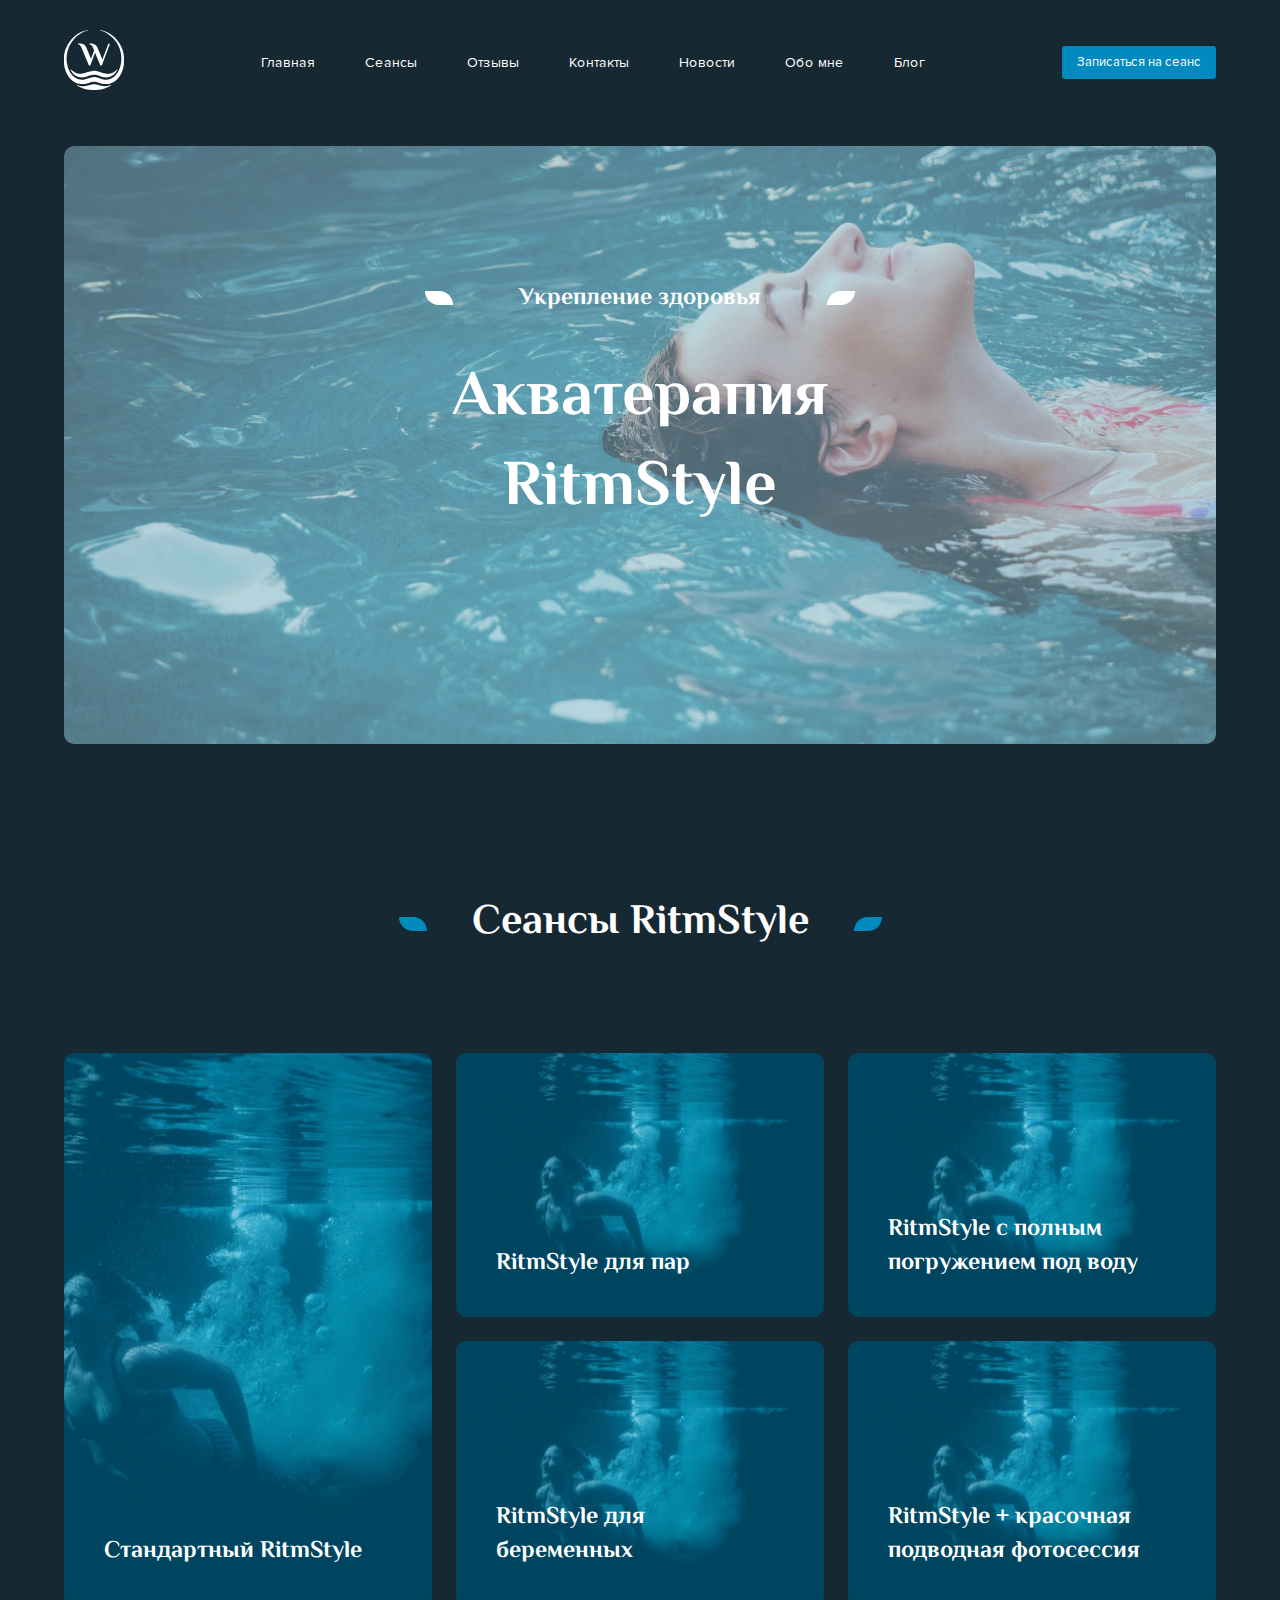
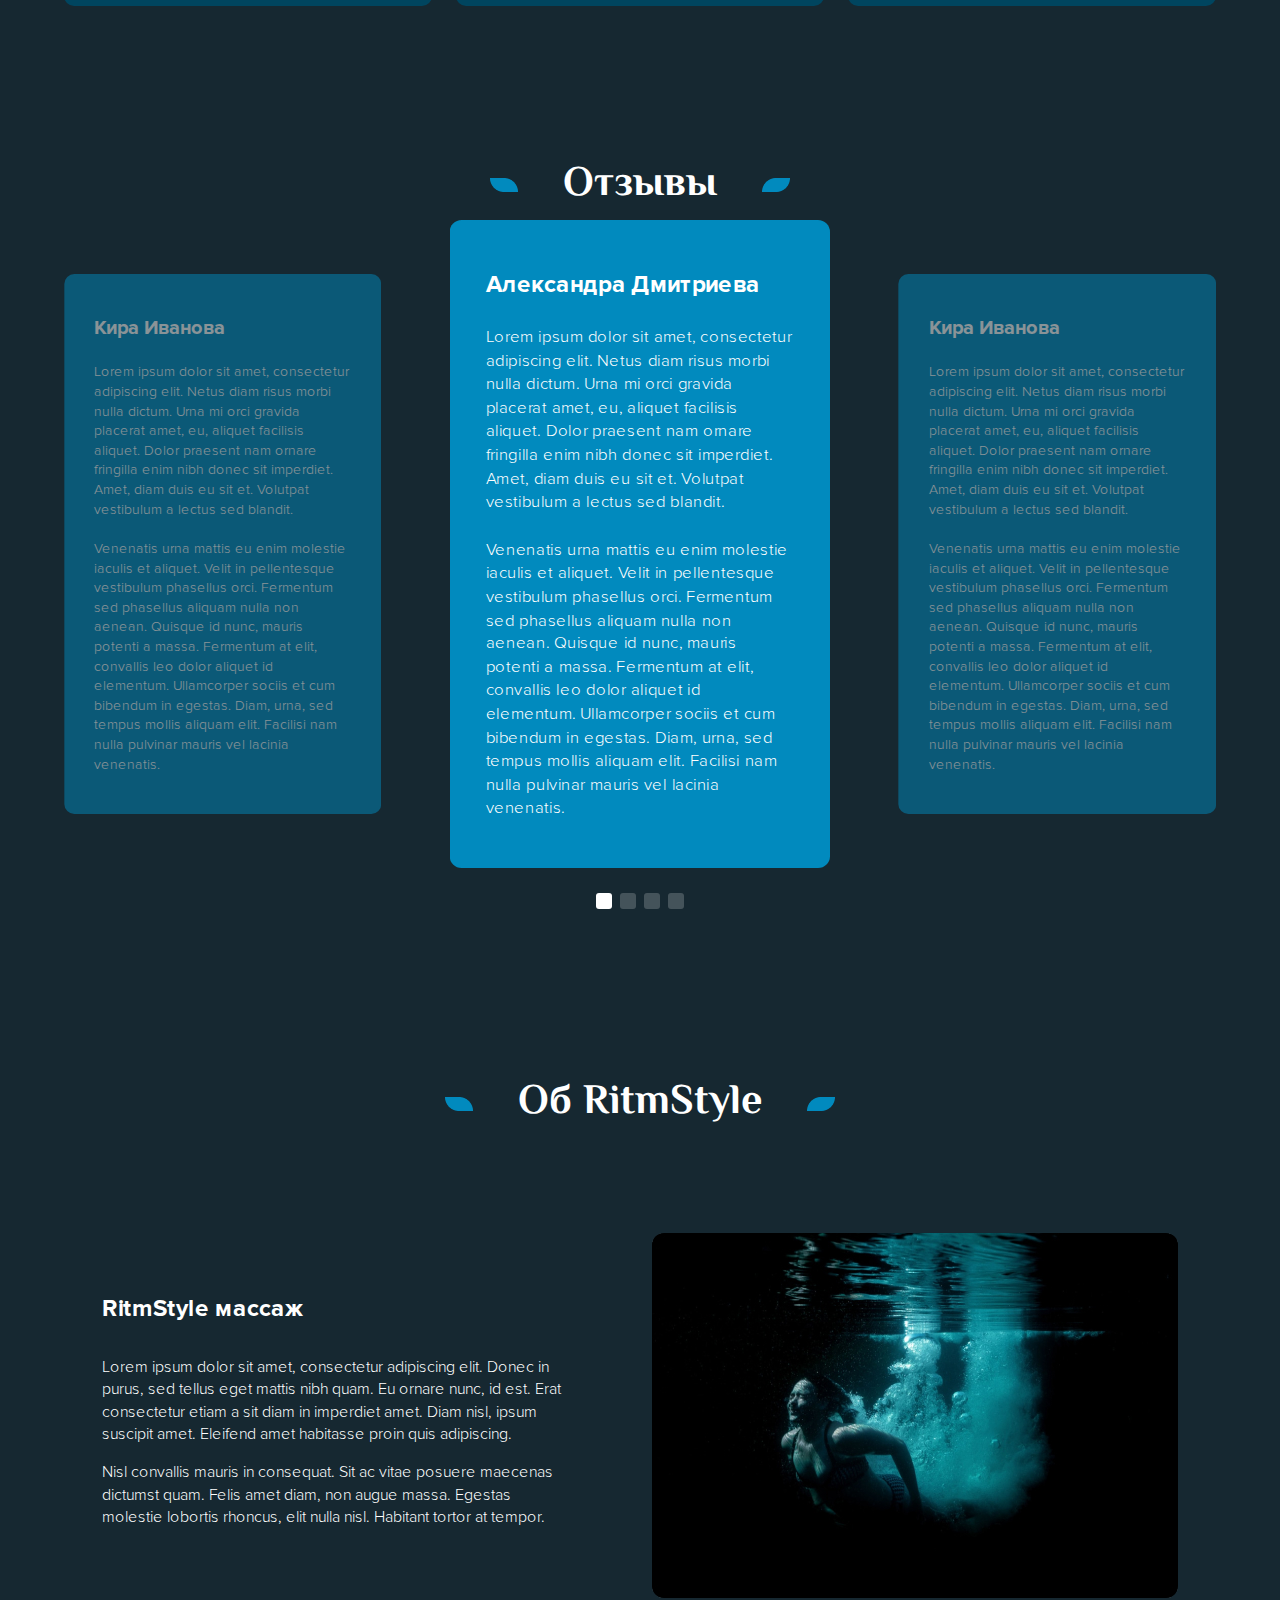
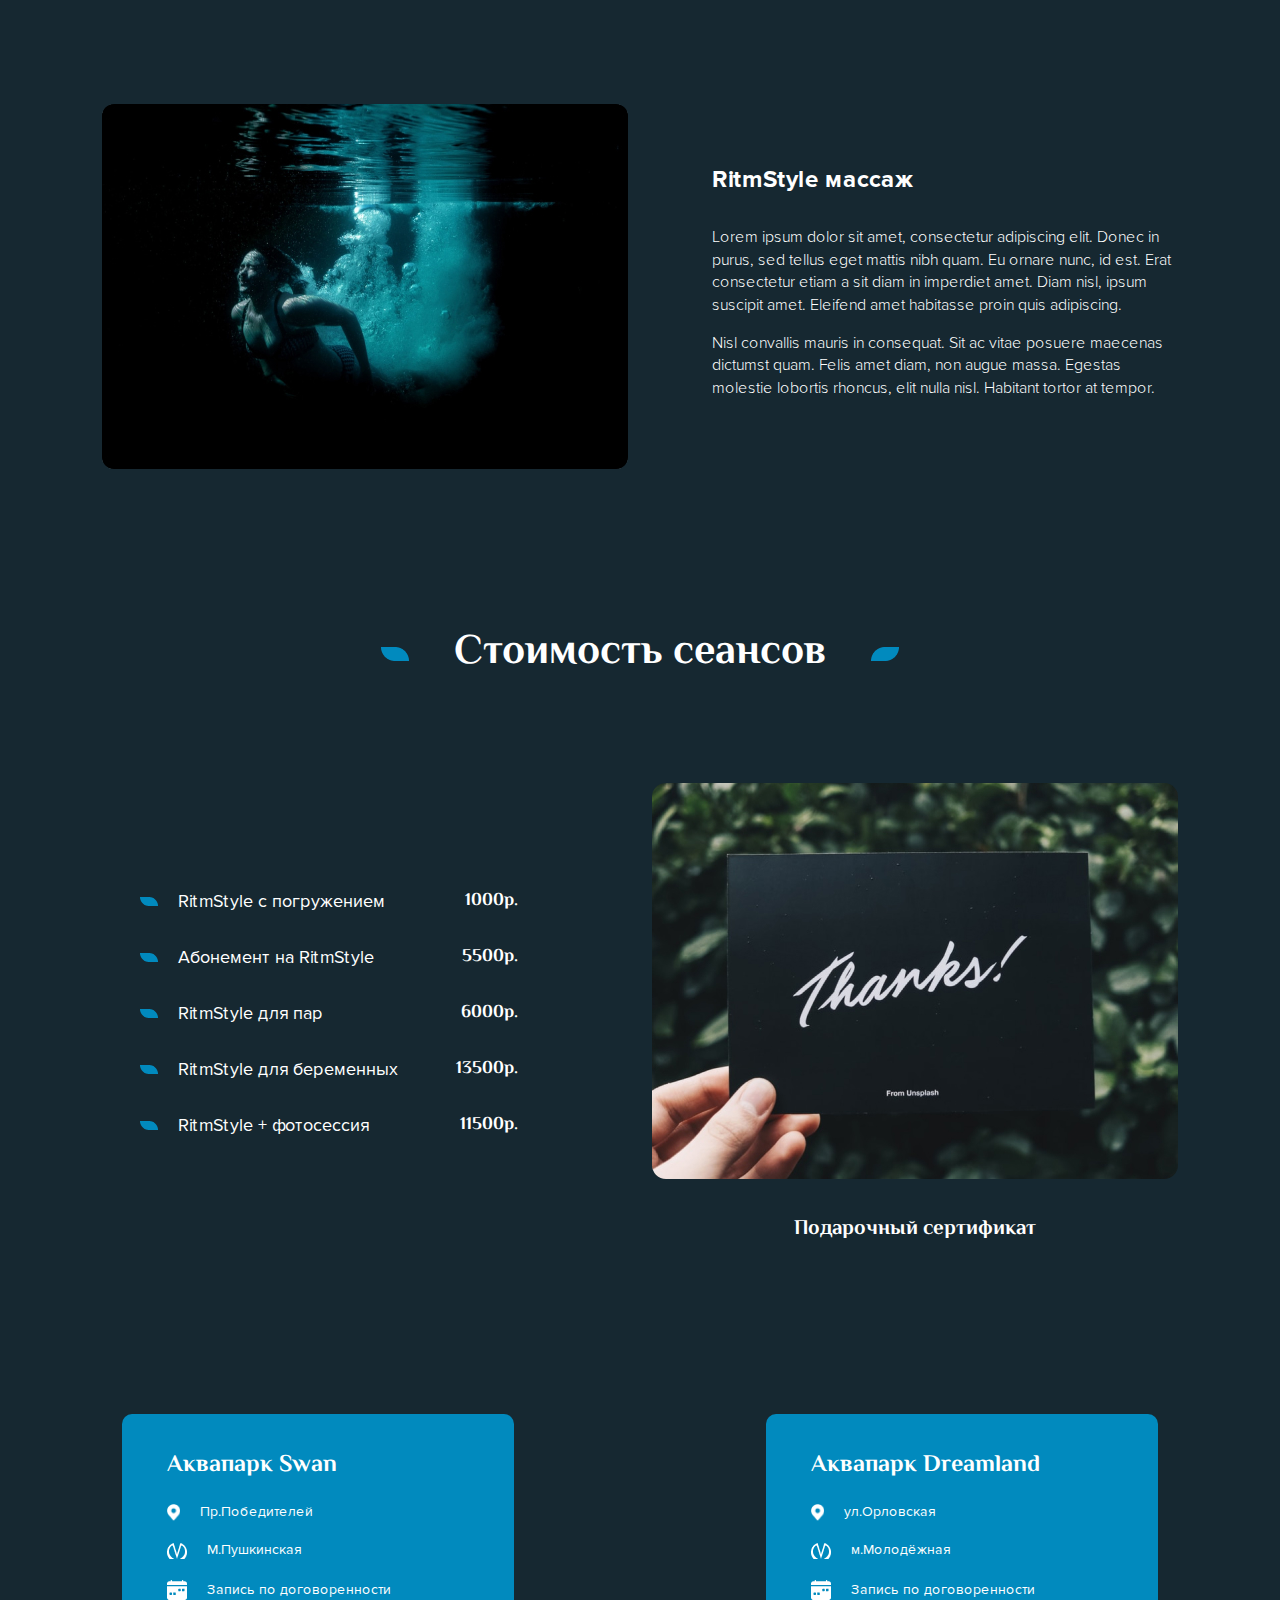
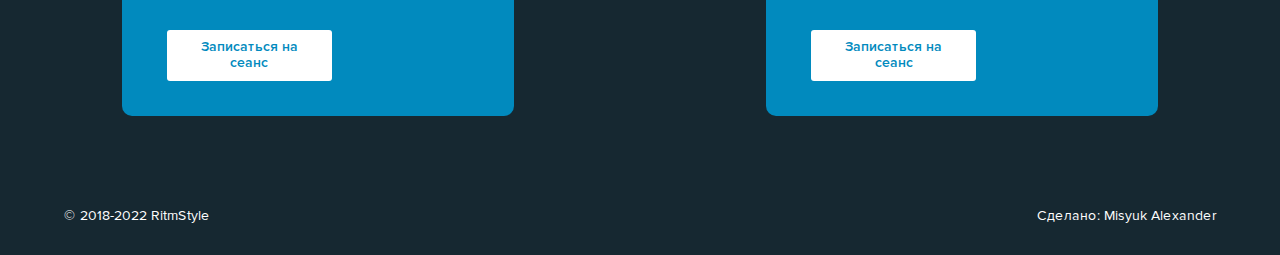
<file: index.html>
<!DOCTYPE html>
<html lang="ru">
<head>
    <meta charset="UTF-8">
    <meta http-equiv="X-UA-Compatible" content="IE=edge">
    <meta name="viewport" content="width=device-width, initial-scale=1.0">
    <title>Aquatherapy</title>
    <link rel="stylesheet" href="./css/normalize.css">
    <link rel="stylesheet" href="./libs/swiper/swiper-bundle.min.css">
    <link rel="stylesheet" href="./libs/swiper/swiper.min.css">
    <link rel="stylesheet" href="./css/style.css">
</head>
<body>
    <header class="header">
        <div class="container">
                <div class="header__top">
                    <a class="header__logo" href="/" >
                        <img class="header__photo" src="./images/header-photo.svg" alt="" >
                    </a>
                    <nav class="header__menu header-menu">
                        <ul class="header-menu__list">
                            <li class="header-menu__item">
                                <a href="/" class="header-menu__link">
                                    Главная
                            </a>
                            </li>
                            <li class="header-menu__item">
                                <a href="sessions.html" class="header-menu__link">
                                    Сеансы
                            </a>
                            </li>
                            <li class="header-menu__item">
                                <a href="#reviews" class="header-menu__link">
                                    Отзывы
                            </a>
                            </li>
                            <li class="header-menu__item">
                                <a href="#contacts" class="header-menu__link">
                                    Контакты
                            </a>
                            </li>
                            <li class="header-menu__item">
                                <a href="news.html" class="header-menu__link">
                                    Новости
                            </a>
                            </li>
                            <li class="header-menu__item">
                                <a href="#about" class="header-menu__link">
                                    Обо мне
                            </a>
                            </li>
                            <li class="header-menu__item">
                                <a href="blog.html" class="header-menu__link">
                                    Блог
                            </a>
                            </li>
                        </ul>
                    </nav>
                    <button class="header__btn open-popup">
                        <p class="header__btn-text">
                            Записаться на сеанс
                        </p>
                    </button>
                    <button class="menu-btn">
                        <span></span>
                    </button>
                </div>
                <div class="header__bottom">
                    <div class="header__description">
                        <p class="header__subtitle">Укрепление здоровья</p>
                    </div>
                    <h1 class="header__title">
                        Акватерапия RitmStyle
                    </h1>
                </div>
        </div>
    </header>
    <main class="main">
        <section class="services">
            <div class="container">
                        <h2 class="title">
                            <p class="title__text">
                                Сеансы RitmStyle
                            </p>
                        </h2>
                    <div class="services__bottom services-bottom">
                        <ul class="services-bottom__list">
                            <li class="services-bottom__item services-bottom__item--1">
                                <img src="./images/services-img-big.png" alt="" class="services-bottom__img">
                                <a class="services-bottom__link" href="./sessions.html">
                                    Стандартный RitmStyle
                                </a>
                            </li>
                            <li class="services-bottom__item services-bottom__item">
                                <img src="./images/services-img-small.png" alt="" class="services-bottom__img">
                                <a class="services-bottom__link" href="./sessions.html">
                                    RitmStyle для пар
                                </a>
                            </li>
                            <li class="services-bottom__item services-bottom__item">
                                <img src="./images/services-img-small.png" alt="" class="services-bottom__img">
                                <a class="services-bottom__link" href="./sessions.html">
                                    RitmStyle с полным погружением под воду
                                </a>
                            </li>
                            <li class="services-bottom__item services-bottom__item">
                                <img src="./images/services-img-small.png" alt="" class="services-bottom__img">
                                <a class="services-bottom__link" href="./sessions.html">
                                    RitmStyle для беременных
                                </a>
                            </li>
                            <li class="services-bottom__item services-bottom__item">
                                <img src="./images/services-img-small.png" alt="" class="services-bottom__img">
                                <a class="services-bottom__link" href="./sessions.html">
                                    RitmStyle + красочная подводная фотосессия
                                </a>
                            </li>
                        </ul>
                    </div> 
            </div>
        </section>
        <section class="reviews" id="reviews">
            <div class="container">
                        <h2 class="title">
                            <p class="title__text">
                                Отзывы
                            </p>
                        </h2>
            </div>
            <div class="reviews-container">
                <div class="swiper-container">
                    <div class="swiper-wrapper">
                        <div class="swiper-slide reviews-slide">
                            <div class="reviews-slide__inner">
                                <p class="reviews-slide__title">Александра Дмитриева</p>
                                <p class="reviews-slide__text">Lorem ipsum dolor sit amet, consectetur adipiscing elit. Netus diam risus morbi nulla dictum. Urna mi orci gravida placerat amet, eu, aliquet facilisis aliquet. Dolor praesent nam ornare fringilla enim nibh donec sit imperdiet. Amet, diam duis eu sit et. Volutpat vestibulum a lectus sed blandit. </p>
                                <p class="reviews-slide__text">Venenatis urna mattis eu enim molestie iaculis et aliquet. Velit in pellentesque vestibulum phasellus orci. Fermentum sed phasellus aliquam nulla non aenean. Quisque id nunc, mauris potenti a massa. Fermentum at elit, convallis leo dolor aliquet id elementum. Ullamcorper sociis et cum bibendum in egestas. Diam, urna, sed tempus mollis aliquam elit. Facilisi nam nulla pulvinar mauris vel lacinia venenatis.</p>
                            </div>
                        </div>
                        <div class="swiper-slide reviews-slide">
                            <div class="reviews-slide__inner">
                                <p class="reviews-slide__title">Кира Иванова</p>
                                <p class="reviews-slide__text">Lorem ipsum dolor sit amet, consectetur adipiscing elit. Netus diam risus morbi nulla dictum. Urna mi orci gravida placerat amet, eu, aliquet facilisis aliquet. Dolor praesent nam ornare fringilla enim nibh donec sit imperdiet. Amet, diam duis eu sit et. Volutpat vestibulum a lectus sed blandit. </p>
                                <p class="reviews-slide__text">Venenatis urna mattis eu enim molestie iaculis et aliquet. Velit in pellentesque vestibulum phasellus orci. Fermentum sed phasellus aliquam nulla non aenean. Quisque id nunc, mauris potenti a massa. Fermentum at elit, convallis leo dolor aliquet id elementum. Ullamcorper sociis et cum bibendum in egestas. Diam, urna, sed tempus mollis aliquam elit. Facilisi nam nulla pulvinar mauris vel lacinia venenatis.</p>
                            </div>
                        </div>
                        <div class="swiper-slide reviews-slide">
                            <div class="reviews-slide__inner">
                                <p class="reviews-slide__title">Яна Жернова</p>
                                <p class="reviews-slide__text">Lorem ipsum dolor sit amet, consectetur adipiscing elit. Netus diam risus morbi nulla dictum. Urna mi orci gravida placerat amet, eu, aliquet facilisis aliquet. Dolor praesent nam ornare fringilla enim nibh donec sit imperdiet. Amet, diam duis eu sit et. Volutpat vestibulum a lectus sed blandit. </p>
                                <p class="reviews-slide__text">Venenatis urna mattis eu enim molestie iaculis et aliquet. Velit in pellentesque vestibulum phasellus orci. Fermentum sed phasellus aliquam nulla non aenean. Quisque id nunc, mauris potenti a massa. Fermentum at elit, convallis leo dolor aliquet id elementum. Ullamcorper sociis et cum bibendum in egestas. Diam, urna, sed tempus mollis aliquam elit. Facilisi nam nulla pulvinar mauris vel lacinia venenatis.</p>
                            </div>
                        </div>
                        <div class="swiper-slide reviews-slide">
                            <div class="reviews-slide__inner">
                                <p class="reviews-slide__title">Кира Иванова</p>
                                <p class="reviews-slide__text">Lorem ipsum dolor sit amet, consectetur adipiscing elit. Netus diam risus morbi nulla dictum. Urna mi orci gravida placerat amet, eu, aliquet facilisis aliquet. Dolor praesent nam ornare fringilla enim nibh donec sit imperdiet. Amet, diam duis eu sit et. Volutpat vestibulum a lectus sed blandit. </p>
                                <p class="reviews-slide__text">Venenatis urna mattis eu enim molestie iaculis et aliquet. Velit in pellentesque vestibulum phasellus orci. Fermentum sed phasellus aliquam nulla non aenean. Quisque id nunc, mauris potenti a massa. Fermentum at elit, convallis leo dolor aliquet id elementum. Ullamcorper sociis et cum bibendum in egestas. Diam, urna, sed tempus mollis aliquam elit. Facilisi nam nulla pulvinar mauris vel lacinia venenatis.</p>
                            </div>
                        </div>
                    </div>
                    <div class="swiper-pagination"></div>
                </div>
            </div>
        </section>
        <section  class="about" id="about">
            <div class="container container--small">
                        <h2 class="title">
                            <p class="title__text">
                                Об RitmStyle
                            </p>
                        </h2>
                    <div class="about__bottom">
                        <div class="about__block">
                            <div class="about__info">
                                <h3 class="about__title">
                                    RitmStyle массаж 
                                </h3>
                                <p class="about__text">
                                    Lorem ipsum dolor sit amet, consectetur adipiscing elit. Donec in purus, sed tellus eget mattis nibh quam. Eu ornare nunc, id est. Erat consectetur etiam a sit diam in imperdiet amet. Diam nisl, ipsum suscipit amet. Eleifend amet habitasse proin quis adipiscing.
                                </p>
                                <p class="about__text">
                                    Nisl convallis mauris in consequat. Sit ac vitae posuere maecenas dictumst quam. Felis amet diam, non augue massa. Egestas molestie lobortis rhoncus, elit nulla nisl. Habitant tortor at tempor.
                                </p>
                            </div>
                            <div class="about__photo">
                                <img src="./images/about-img.jpg" alt="" class="about__img">
                            </div>
                        </div>
                        <div class="about__block">
                            <div class="about__info">
                                <h3 class="about__title">
                                    RitmStyle массаж 
                                </h3>
                                <p class="about__text">
                                    Lorem ipsum dolor sit amet, consectetur adipiscing elit. Donec in purus, sed tellus eget mattis nibh quam. Eu ornare nunc, id est. Erat consectetur etiam a sit diam in imperdiet amet. Diam nisl, ipsum suscipit amet. Eleifend amet habitasse proin quis adipiscing.
                                </p>
                                <p class="about__text">
                                    Nisl convallis mauris in consequat. Sit ac vitae posuere maecenas dictumst quam. Felis amet diam, non augue massa. Egestas molestie lobortis rhoncus, elit nulla nisl. Habitant tortor at tempor.
                                </p>
                            </div>
                            <div class="about__photo">
                                <img src="./images/about-img.jpg" alt="" class="about__img">
                            </div>
                        </div>
                    </div>
            </div>
        </section>
        <section class="price">
            <div class="container container--small">
                        <h2 class="title">
                            <p class="title__text">
                                Стоимость сеансов
                            </p>
                        </h2>
                    <div class="price__bottom">
                            <ul class="price__list">
                                <li class="price__item">
                                    <p class="price__text">
                                        RitmStyle с погружением
                                    </p>
                                    <span class="price__money">
                                        1000р.
                                    </span>
                                </li>
                                <li class="price__item">
                                    <p class="price__text">
                                        Абонемент на RitmStyle
                                    </p>
                                    <span class="price__money">
                                        5500р.
                                    </span>
                                </li>
                                <li class="price__item">
                                    <p class="price__text">
                                        RitmStyle для пар
                                    </p>
                                    <span class="price__money">
                                        6000р.
                                    </span>
                                </li>
                                <li class="price__item">
                                    <p class="price__text">
                                        RitmStyle для беременных
                                    </p>
                                    <span class="price__money">
                                        13500р.
                                    </span>
                                </li>
                                <li class="price__item">
                                    <p class="price__text">
                                        RitmStyle +  фотосессия
                                    </p>
                                    <span class="price__money">
                                        11500р.
                                    </span>
                                </li>
                            </ul>
                        <div class="price__photo">
                            <img src="./images/price-img.jpg" alt="" class="price__img">
                            <p class="price__desc">
                                Подарочный сертификат 
                            </p>
                        </div>
                    </div>
            </div>
        </section>
        <section class="contacts" id="contacts">
            <div class="container">
                <div class="contacts__inner">
                    <div class="contacts__map">
                        <script  type="text/javascript" charset="utf-8" async src="https://api-maps.yandex.ru/services/constructor/1.0/js/?um=constructor%3A386e9f61ecda73382770c827c3012d76c80333a57cb54241b3d00690064e3b94&amp;width=100%&amp;height=591&amp;lang=ru_RU&amp;scroll=true"></script>
                    </div>
                    <div class="contacts__form">
                        <div class="contacts__block">
                            <p class="contacts__title">
                                Аквапарк Swan
                            </p>
                            <p class="contacts__street">
                                Пр.Победителей
                            </p>
                            <p class="contacts__metro">
                                М.Пушкинская
                            </p>
                            <p class="contacts__record">
                                Запись по договоренности
                            </p>
                            <button class="contacts__btn open-popup">
                                Записаться на сеанс
                            </button>
                        </div>
                        <div class="contacts__block">
                            <p class="contacts__title">
                                Аквапарк Dreamland
                            </p>
                            <p class="contacts__street ">
                                ул.Орловская
                            </p>
                            <p class="contacts__metro">
                                м.Молодёжная
                            </p>
                            <p class="contacts__record">
                                Запись по договоренности
                            </p>
                            <button class="contacts__btn open-popup">
                                Записаться на сеанс
                            </button>
                        </div>
                    </div>
                </div>
            </div>
        </section>
    </main>
    <div class="popup">
        <div class="popup__container">
            <div class="popup__body">
                <p class="popup__text">Оставить заказ</p>
                <form class="popup__form" action="">
                    <input class="popup__input" type="text" placeholder="Имя">
                    <input class="popup__input" type="text" placeholder="Телефон">
                    <button class="popup__btn">Оставить заказ</button>
                </form>
                <div class="popup__close">
                    &#10006
                </div>
            </div>
        </div>
    </div>
    <footer class="footer">
        <div class="container">
            <div class="footer__inner">
                <p class="footer__copyright">
                    © 2018-2022 RitmStyle
                </p>
                <a href="https://vk.com/misyuk99" target="_blank" class="footer__link">
                    Сделано: Misyuk Alexander
                </a>
            </div>
        </div>
    </footer>
    <script src="./libs/swiper/swiper-bundle.min.js"></script>
    <script src="./js/main.js"></script>
</body>
</html>
</file>
<file: css/style.css>
@font-face {
  font-family: 'ElMessiri';
  src: url("../fonts/EIMessiri/ElMessiri-Bold.woff") format("woff"), url("../fonts/EIMessiri/ElMessiri-Bold.woff2") format("woff2");
  font-weight: 700; }
@font-face {
  font-family: 'ProximaNova';
  src: url("../fonts/ProximaNova/ProximaNova-Light.woff") format("woff"), url("../fonts/ProximaNova/ProximaNova-Light.woff2") format("woff2");
  font-weight: 300; }
@font-face {
  font-family: 'ProximaNova';
  src: url("../fonts/ProximaNova/ProximaNova-Regular.woff") format("woff"), url("../fonts/ProximaNova/ProximaNova-Regular.woff2") format("woff2");
  font-weight: 400; }
@font-face {
  font-family: 'ProximaNova';
  src: url("../fonts/ProximaNova/ProximaNova-Semibold.woff") format("woff"), url("../fonts/ProximaNova/ProximaNova-Semibold.woff2") format("woff2");
  font-weight: 600; }
@font-face {
  font-family: 'ProximaNova';
  src: url("../fonts/ProximaNova/ProximaNova-Bold.woff") format("woff"), url("../fonts/ProximaNova/ProximaNova-Bold.woff2") format("woff2");
  font-weight: 700; }
.swiper-container {
  padding: 60px 0 110px; }
  @media (max-width: 1200px) {
    .swiper-container {
      padding: 60px 0; } }

.swiper-slide {
  -webkit-transition: 0.5s;
  transition: 0.5s;
  opacity: 0.5; }
  @media (max-width: 1200px) {
    .swiper-slide {
      opacity: 1; } }

.swiper-slide-active {
  -webkit-transform: scale(1.2) !important;
          transform: scale(1.2) !important;
  -webkit-transition: 0.5s;
  transition: 0.5s;
  opacity: 1; }
  @media (max-width: 1200px) {
    .swiper-slide-active {
      -webkit-transform: none !important;
              transform: none !important; } }

.swiper-pagination-bullet {
  width: 16px;
  height: 16px;
  background-color: #ffffff;
  margin: 0 20px;
  border-radius: 3px; }

.popup {
  width: 100%;
  height: 100%;
  position: fixed;
  left: 0;
  top: 0;
  background-color: transparent;
  z-index: 2;
  -webkit-transform: translateY(-44.5%) scale(0);
          transform: translateY(-44.5%) scale(0);
  -webkit-transition: 0.4s ease-in-out;
  transition: 0.4s ease-in-out; }
  .popup.active {
    -webkit-transform: translateY(0%) scale(100%);
            transform: translateY(0%) scale(100%);
    background-color: rgba(0, 0, 0, 0.8); }
  .popup__container {
    display: -webkit-box;
    display: -ms-flexbox;
    display: flex;
    width: 100%;
    height: 100%; }
  .popup__body {
    margin: auto;
    width: 500px;
    background-color: #ffffff;
    border-radius: 10px;
    text-align: center;
    padding: 100px 15px 110px 15px;
    position: relative; }
    @media (max-width: 800px) {
      .popup__body {
        width: 400px;
        padding: 50px 15px; } }
    @media (max-width: 500px) {
      .popup__body {
        width: 90%;
        padding: 50px 15px; } }
    @media (max-width: 400px) {
      .popup__body {
        padding: 30px 15px; } }
  .popup__text {
    font-size: 28px;
    color: #000;
    font-weight: 600;
    margin-bottom: 40px; }
  .popup__input {
    display: block;
    margin: 25px auto 0;
    width: 330px;
    padding: 17px 20px;
    background-color: #e5e5e5;
    border-radius: 10px;
    border: none;
    font-weight: 500;
    font-size: 18px;
    color: #000; }
    @media (max-width: 400px) {
      .popup__input {
        width: 90%;
        padding: 10px 18px; } }
    .popup__input:focus {
      outline: none; }
  .popup__btn {
    cursor: pointer;
    display: block;
    width: 330px;
    margin: 60px auto 0;
    padding: 20px 0;
    font-weight: 500;
    font-size: 16px;
    border: none;
    color: #ffffff;
    border-radius: 10px;
    background-color: #018abe; }
    @media (max-width: 400px) {
      .popup__btn {
        width: 90%;
        margin: 40px auto 0;
        padding: 15px 0; } }
  .popup__close {
    position: absolute;
    top: 15px;
    right: 15px;
    font-size: 21px;
    cursor: pointer;
    color: #000; }

* {
  -webkit-box-sizing: border-box;
          box-sizing: border-box; }

h1, h2, h3, p {
  margin: 0; }

a {
  text-decoration: none;
  color: inherit; }

ul {
  margin: 0;
  padding: 0; }

li {
  list-style: none; }

button {
  border: none;
  cursor: pointer; }

html {
  scroll-behavior: smooth; }

body {
  font-size: 14px;
  line-height: 1.4;
  color: #ffffff;
  background-color: #162831;
  font-family: 'ProximaNova', sans-serif; }

.container {
  max-width: 1296px;
  width: 90%;
  margin: 0 auto; }
  .container--small {
    max-width: 1076px; }

.frame {
  font-family: 'ProximaNova', sans-serif;
  line-height: 135%;
  font-size: 14px;
  background-color: #018abe;
  border-radius: 5px;
  padding: 6px 12px;
  text-align: center;
  font-weight: 700;
  width: 96px; }

.menu-btn {
  display: none;
  width: 40px;
  background-color: transparent;
  padding: 0;
  position: relative;
  height: 30px; }
  .menu-btn span {
    display: block;
    height: 2px;
    background-color: #ffffff;
    position: relative;
    left: 0; }
    .menu-btn span::before, .menu-btn span::after {
      content: '';
      width: 100%;
      height: 2px;
      background-color: #ffffff;
      position: absolute;
      left: 0;
      -webkit-transition: 0.3s;
      transition: 0.3s; }
    .menu-btn span::before {
      -webkit-transform: translateY(-12px);
              transform: translateY(-12px); }
    .menu-btn span::after {
      -webkit-transform: translateY(12px);
              transform: translateY(12px); }
  .menu-btn.active span {
    height: 0; }
  .menu-btn.active span::before {
    -webkit-transform: rotate(45deg);
            transform: rotate(45deg); }
  .menu-btn.active span::after {
    -webkit-transform: rotate(-45deg);
            transform: rotate(-45deg); }
  @media (max-width: 1000px) {
    .menu-btn {
      display: block;
      z-index: 2; } }

.header__top {
  padding: 30px 0 50px;
  display: -webkit-box;
  display: -ms-flexbox;
  display: flex;
  -webkit-box-pack: justify;
      -ms-flex-pack: justify;
          justify-content: space-between;
  -webkit-box-align: center;
      -ms-flex-align: center;
          align-items: center; }
  @media (max-width: 500px) {
    .header__top {
      padding: 30px 0; } }
  .header__top--line {
    padding: 30px 0;
    border-bottom: 1px solid rgba(255, 255, 255, 0.5); }
    @media (max-width: 800px) {
      .header__top--line {
        padding: 30px 0 15px; } }
.header__bottom {
  background-image: url("../images/header-bg.jpg");
  background-size: cover;
  background-repeat: no-repeat;
  background-position: center;
  text-align: center;
  border-radius: 10px;
  padding: 136px 0 210px; }
@media (max-width: 1000px) {
  .header__logo {
    z-index: 2; } }
.header__photo {
  max-width: 60px; }
.header__btn {
  padding: 9px 15px;
  background-color: #018abe;
  border-radius: 3px; }
  .header__btn:hover {
    background-color: #0074a1; }
  @media (max-width: 1000px) {
    .header__btn {
      z-index: 2;
      margin-right: 20px;
      margin-left: auto; } }
.header__btn-text {
  font-size: 13px;
  color: #ffffff; }
.header__subtitle {
  font-family: 'ElMessiri', sans-serif;
  font-size: 24px;
  margin-bottom: 40px;
  display: -webkit-box;
  display: -ms-flexbox;
  display: flex;
  -webkit-box-pack: center;
      -ms-flex-pack: center;
          justify-content: center;
  -webkit-box-align: center;
      -ms-flex-align: center;
          align-items: center;
  gap: 66px; }
  @media (max-width: 500px) {
    .header__subtitle {
      font-size: 22px;
      gap: 26px; } }
  .header__subtitle::before {
    content: '';
    display: block;
    background-image: url("../images/headerleft-petal.png");
    background-repeat: no-repeat;
    background-size: cover;
    width: 28px;
    height: 14px;
    left: 434px; }
    @media (max-width: 500px) {
      .header__subtitle::before {
        width: 26px;
        height: 13px; } }
    @media (max-width: 380px) {
      .header__subtitle::before {
        display: none; } }
  .header__subtitle::after {
    content: '';
    display: block;
    background-image: url("../images/header-right-petal.png");
    background-repeat: no-repeat;
    background-size: cover;
    width: 28px;
    height: 14px;
    right: 434px; }
    @media (max-width: 500px) {
      .header__subtitle::after {
        width: 26px;
        height: 13px; } }
    @media (max-width: 380px) {
      .header__subtitle::after {
        display: none; } }
.header__title {
  font-family: 'ElMessiri', sans-serif;
  font-size: 64px;
  max-width: 587px;
  margin: 0 auto; }
  @media (max-width: 500px) {
    .header__title {
      font-size: 41px; } }

.header-menu__list {
  display: -webkit-box;
  display: -ms-flexbox;
  display: flex;
  gap: 50px; }
  @media (max-width: 1000px) {
    .header-menu__list {
      -webkit-transform: translateY(-150%);
              transform: translateY(-150%);
      -webkit-transition: all 0.5s;
      transition: all 0.5s;
      display: block;
      position: absolute;
      top: 0;
      right: 0;
      left: 0;
      background-color: #000;
      width: 100%;
      padding-top: 100px;
      padding-bottom: 30px;
      text-align: center; } }
  @media (max-width: 1000px) {
    .header-menu__list.active {
      -webkit-transform: translateY(0);
              transform: translateY(0);
      z-index: 1; } }
@media (max-width: 1000px) {
  .header-menu__item {
    padding: 12px 0;
    font-size: 16px; } }
.header-menu__link {
  line-height: 135%; }
  .header-menu__link:hover {
    color: #d6d6d6; }

.services {
  padding: 150px 0; }
  @media (max-width: 1000px) {
    .services {
      padding: 100px 0; } }
  @media (max-width: 700px) {
    .services {
      padding: 50px 0; } }
  .services__bottom {
    margin-top: 100px; }
    @media (max-width: 1024px) {
      .services__bottom {
        margin-top: 50px; } }
    @media (max-width: 630px) {
      .services__bottom {
        margin-top: 30px; } }
    .services__bottom--news {
      margin-top: 60px; }
      @media (max-width: 600px) {
        .services__bottom--news {
          margin-top: 30px; } }

.services-bottom__list {
  display: grid;
  grid-template-columns: 1fr 1fr 1fr;
  grid-template-rows: 1fr;
  grid-gap: 24px; }
  @media (max-width: 1000px) {
    .services-bottom__list {
      grid-template-columns: 1fr 1fr; } }
  @media (max-width: 430px) {
    .services-bottom__list {
      grid-template-columns: 1fr; } }
.services-bottom__item {
  position: relative;
  width: 100%;
  height: 100%; }
  .services-bottom__item--1 {
    grid-row-start: 1;
    grid-row-end: 3; }
.services-bottom__img {
  position: absolute;
  -o-object-fit: cover;
     object-fit: cover;
  width: 100%;
  height: 100%;
  top: 0;
  left: 0;
  border-radius: 10px; }
.services-bottom__link {
  display: -webkit-box;
  display: -ms-flexbox;
  display: flex;
  -webkit-box-align: end;
      -ms-flex-align: end;
          align-items: flex-end;
  padding: 160px 40px 30px;
  width: 100%;
  height: 100%;
  position: relative;
  font-family: 'ElMessiri', sans-serif;
  font-size: 24px;
  border-bottom: 7px solid transparent;
  border-radius: 10px;
  -webkit-transition: 0.3s;
  transition: 0.3s; }
  @media (max-width: 1268px) {
    .services-bottom__link {
      padding: 100px 40px 30px; } }
  @media (max-width: 1001px) {
    .services-bottom__link {
      font-size: 16px;
      padding: 36px 40px 30px; } }
  .services-bottom__link--date {
    padding: 30px 40px;
    -webkit-box-orient: vertical;
    -webkit-box-direction: normal;
        -ms-flex-direction: column;
            flex-direction: column;
    gap: 144px;
    -webkit-box-align: start;
        -ms-flex-align: start;
            align-items: flex-start; }
    @media (max-width: 585px) {
      .services-bottom__link--date {
        gap: 65px; } }
  .services-bottom__link:hover {
    border-bottom: 7px solid #018abe; }

.title {
  font-family: 'ElMessiri', sans-serif;
  text-align: center; }
  .title__text {
    font-size: 42px;
    display: -webkit-box;
    display: -ms-flexbox;
    display: flex;
    -webkit-box-pack: center;
        -ms-flex-pack: center;
            justify-content: center;
    -webkit-box-align: center;
        -ms-flex-align: center;
            align-items: center;
    gap: 45px; }
    @media (max-width: 575px) {
      .title__text {
        gap: 17px;
        font-size: 36px; } }
    .title__text::before {
      content: '';
      display: block;
      width: 28px;
      height: 14px;
      background-image: url("../images/title-left-petal.png");
      background-repeat: no-repeat;
      background-size: cover; }
      @media (max-width: 454px) {
        .title__text::before {
          display: none; } }
    .title__text::after {
      content: '';
      display: block;
      width: 28px;
      height: 14px;
      background-image: url("../images/title-right-petal.png");
      background-repeat: no-repeat;
      background-size: cover; }
      @media (max-width: 454px) {
        .title__text::after {
          display: none; } }

.reviews {
  padding-bottom: 150px; }
  @media (max-width: 1000px) {
    .reviews {
      padding-bottom: 100px; } }
  @media (max-width: 700px) {
    .reviews {
      padding-bottom: 50px; } }

.reviews-slide {
  padding: 40px 30px;
  background-color: #018abe;
  border-radius: 10px; }
  .reviews-slide__inner {
    display: -webkit-box;
    display: -ms-flexbox;
    display: flex;
    -webkit-box-orient: vertical;
    -webkit-box-direction: normal;
        -ms-flex-direction: column;
            flex-direction: column;
    gap: 20px; }
  .reviews-slide__title {
    font-weight: 700;
    font-size: 20px; }
  .reviews-slide__text {
    font-weight: 300;
    font-size: 14px; }

.reviews-container {
  width: 1736px;
  max-width: 90%;
  position: relative;
  margin: 0 auto;
  overflow: hidden; }

.about__bottom {
  margin-top: 100px;
  display: -webkit-box;
  display: -ms-flexbox;
  display: flex;
  -webkit-box-orient: vertical;
  -webkit-box-direction: normal;
      -ms-flex-direction: column;
          flex-direction: column;
  gap: 100px; }
  @media (max-width: 1133px) {
    .about__bottom {
      gap: 55px;
      margin-top: 30px; } }
  @media (max-width: 680px) {
    .about__bottom {
      gap: 55px;
      margin-top: 15px; } }
.about__block {
  display: -webkit-box;
  display: -ms-flexbox;
  display: flex;
  -webkit-box-pack: justify;
      -ms-flex-pack: justify;
          justify-content: space-between;
  -webkit-box-align: center;
      -ms-flex-align: center;
          align-items: center; }
  @media (max-width: 1133px) {
    .about__block {
      gap: 26px;
      -webkit-box-orient: vertical;
      -webkit-box-direction: normal;
          -ms-flex-direction: column;
              flex-direction: column; } }
  .about__block:last-child {
    -webkit-box-orient: horizontal;
    -webkit-box-direction: reverse;
        -ms-flex-direction: row-reverse;
            flex-direction: row-reverse; }
    @media (max-width: 1133px) {
      .about__block:last-child {
        -webkit-box-orient: vertical;
        -webkit-box-direction: normal;
            -ms-flex-direction: column;
                flex-direction: column; } }
.about__info {
  max-width: 466px; }
  @media (max-width: 1133px) {
    .about__info {
      text-align: center; } }
.about__title {
  font-size: 24px;
  margin-bottom: 30px; }
  @media (max-width: 680px) {
    .about__title {
      margin-bottom: 15px; } }
.about__text {
  font-weight: 300;
  font-size: 16px;
  margin-bottom: 16px; }
.about__img {
  max-width: 526px;
  border-radius: 12px; }
  @media (max-width: 570px) {
    .about__img {
      display: block;
      margin: 0 auto;
      width: 90%; } }

.price {
  padding: 150px 0; }
  @media (max-width: 1000px) {
    .price {
      padding: 100px 0; } }
  @media (max-width: 700px) {
    .price {
      padding: 50px 0; } }
  .price__bottom {
    margin-top: 100px;
    display: -webkit-box;
    display: -ms-flexbox;
    display: flex;
    -webkit-box-pack: justify;
        -ms-flex-pack: justify;
            justify-content: space-between;
    -webkit-box-align: center;
        -ms-flex-align: center;
            align-items: center; }
    @media (max-width: 1080px) {
      .price__bottom {
        -webkit-box-orient: vertical;
        -webkit-box-direction: normal;
            -ms-flex-direction: column;
                flex-direction: column;
        gap: 40px;
        margin-top: 60px; } }
    @media (max-width: 500px) {
      .price__bottom {
        margin-top: 30px; } }
  .price__list {
    display: -webkit-box;
    display: -ms-flexbox;
    display: flex;
    -webkit-box-orient: vertical;
    -webkit-box-direction: normal;
        -ms-flex-direction: column;
            flex-direction: column;
    gap: 31px;
    max-width: 416px;
    width: 100%;
    padding-left: 38px; }
    @media (max-width: 560px) {
      .price__list {
        padding-left: 0; } }
    @media (max-width: 480px) {
      .price__list {
        gap: 24px; } }
  .price__item {
    display: -webkit-box;
    display: -ms-flexbox;
    display: flex;
    -webkit-box-pack: justify;
        -ms-flex-pack: justify;
            justify-content: space-between;
    -webkit-box-align: center;
        -ms-flex-align: center;
            align-items: center; }
  .price__text {
    font-weight: 400;
    font-size: 18px;
    display: -webkit-box;
    display: -ms-flexbox;
    display: flex;
    -webkit-box-align: center;
        -ms-flex-align: center;
            align-items: center;
    gap: 20px; }
    @media (max-width: 480px) {
      .price__text {
        width: 310px;
        font-size: 14px; } }
    @media (max-width: 370px) {
      .price__text {
        width: 230px; } }
    .price__text::before {
      content: '';
      display: block;
      background-image: url("../images/price-petal-left-text.png");
      width: 18px;
      height: 9px;
      left: -36px; }
  .price__money {
    font-family: 'ElMessiri', sans-serif;
    font-weight: 700;
    font-size: 18px; }
    @media (max-width: 480px) {
      .price__money {
        font-size: 14px; } }
  .price__img {
    max-width: 526px;
    border-radius: 14px; }
    @media (max-width: 560px) {
      .price__img {
        width: 400px; } }
    @media (max-width: 480px) {
      .price__img {
        width: 267px; } }
  .price__desc {
    margin-top: 30px;
    font-family: 'ElMessiri';
    font-size: 21px;
    text-align: center; }
    @media (max-width: 500px) {
      .price__desc {
        font-size: 17px; } }

.contacts {
  padding-bottom: 90px; }
  @media (max-width: 500px) {
    .contacts {
      padding-bottom: 70px; } }
  .contacts__inner {
    display: -webkit-box;
    display: -ms-flexbox;
    display: flex;
    -webkit-box-pack: justify;
        -ms-flex-pack: justify;
            justify-content: space-between;
    -ms-flex-wrap: wrap;
        flex-wrap: wrap;
    gap: 20px; }
  .contacts__map {
    width: 856px; }
    @media (max-width: 1408px) {
      .contacts__map {
        width: 90%;
        margin: 0 auto; } }
    @media (max-width: 500px) {
      .contacts__map > ymaps {
        height: 400px !important; } }
  .contacts__form {
    display: -webkit-box;
    display: -ms-flexbox;
    display: flex;
    -webkit-box-orient: vertical;
    -webkit-box-direction: normal;
        -ms-flex-direction: column;
            flex-direction: column;
    gap: 20px; }
    @media (max-width: 1408px) {
      .contacts__form {
        width: 90%;
        margin: 0 auto;
        -webkit-box-orient: horizontal;
        -webkit-box-direction: normal;
            -ms-flex-direction: row;
                flex-direction: row;
        -webkit-box-pack: justify;
            -ms-flex-pack: justify;
                justify-content: space-between; } }
    @media (max-width: 806px) {
      .contacts__form {
        -webkit-box-orient: vertical;
        -webkit-box-direction: normal;
            -ms-flex-direction: column;
                flex-direction: column; } }
  .contacts__block {
    max-width: 392px;
    width: 100%;
    display: -webkit-box;
    display: -ms-flexbox;
    display: flex;
    -webkit-box-orient: vertical;
    -webkit-box-direction: normal;
        -ms-flex-direction: column;
            flex-direction: column;
    gap: 20px;
    padding: 35px 45px;
    background-color: #018abe;
    border-radius: 10px; }
    @media (max-width: 806px) {
      .contacts__block {
        margin: 0 auto;
        gap: 14px; } }
    @media (max-width: 400px) {
      .contacts__block {
        padding: 25px 16px; } }
  .contacts__title {
    font-family: 'ElMessiri', sans-serif;
    font-weight: 700;
    font-size: 24px; }
  .contacts__street {
    display: -webkit-box;
    display: -ms-flexbox;
    display: flex;
    -webkit-box-align: center;
        -ms-flex-align: center;
            align-items: center;
    gap: 20px;
    font-weight: 400;
    line-height: 135%; }
    .contacts__street::before {
      content: '';
      display: block;
      background-image: url("../images/contacts-street.png");
      background-repeat: no-repeat;
      background-size: cover;
      width: 13px;
      height: 17px; }
  .contacts__metro {
    display: -webkit-box;
    display: -ms-flexbox;
    display: flex;
    -webkit-box-align: center;
        -ms-flex-align: center;
            align-items: center;
    gap: 20px;
    font-weight: 400;
    line-height: 135%; }
    .contacts__metro::before {
      content: '';
      display: block;
      background-image: url("../images/contacts-metro.png");
      background-repeat: no-repeat;
      background-size: cover;
      width: 20px;
      height: 16px; }
  .contacts__record {
    display: -webkit-box;
    display: -ms-flexbox;
    display: flex;
    -webkit-box-align: center;
        -ms-flex-align: center;
            align-items: center;
    gap: 20px;
    font-weight: 400;
    line-height: 135%;
    padding-bottom: 10px; }
    .contacts__record::before {
      content: '';
      display: block;
      background-image: url("../images/contacts-record.png");
      background-repeat: no-repeat;
      background-size: cover;
      width: 20px;
      height: 20px; }
  .contacts__btn {
    font-weight: 600;
    width: 165px;
    padding: 9px 15px;
    background-color: #ffffff;
    border-radius: 3px;
    color: #018abe; }
    .contacts__btn:hover {
      background-color: #d6d6d6; }

.footer__inner {
  display: -webkit-box;
  display: -ms-flexbox;
  display: flex;
  -webkit-box-pack: justify;
      -ms-flex-pack: justify;
          justify-content: space-between;
  -webkit-box-align: center;
      -ms-flex-align: center;
          align-items: center;
  padding-bottom: 30px; }
  @media (max-width: 420px) {
    .footer__inner {
      gap: 10px;
      -ms-flex-wrap: wrap;
          flex-wrap: wrap;
      -webkit-box-pack: center;
          -ms-flex-pack: center;
              justify-content: center; } }
  .footer__inner--border {
    padding-top: 30px;
    border-top: 1px solid #ffffff; }

.sessions {
  padding: 60px 0 160px; }
  @media (max-width: 1000px) {
    .sessions {
      padding: 60px 0 100px; } }
  @media (max-width: 700px) {
    .sessions {
      padding: 50px 0 50px; } }
  .sessions__bottom {
    margin-top: 60px;
    display: -webkit-box;
    display: -ms-flexbox;
    display: flex;
    -webkit-box-pack: justify;
        -ms-flex-pack: justify;
            justify-content: space-between;
    -webkit-box-align: center;
        -ms-flex-align: center;
            align-items: center;
    -ms-flex-wrap: wrap;
        flex-wrap: wrap;
    gap: 30px; }
    @media (max-width: 1324px) {
      .sessions__bottom {
        -webkit-box-pack: center;
            -ms-flex-pack: center;
                justify-content: center; } }
    @media (max-width: 800px) {
      .sessions__bottom {
        margin-top: 40px; } }
  .sessions__info {
    width: 526px;
    text-align: left; }
    @media (max-width: 1324px) {
      .sessions__info {
        text-align: center;
        width: 80%; } }
    @media (max-width: 850px) {
      .sessions__info {
        width: 100%; } }
  @media (max-width: 1324px) {
    .sessions__frame {
      margin: 0 auto; } }
  .sessions__title {
    font-family: 'ElMessiri', sans-serif;
    font-size: 24px;
    margin: 50px 0 30px; }
    @media (max-width: 1324px) {
      .sessions__title {
        margin: 30px 0; } }
  .sessions__desc {
    display: -webkit-box;
    display: -ms-flexbox;
    display: flex;
    -webkit-box-orient: vertical;
    -webkit-box-direction: normal;
        -ms-flex-direction: column;
            flex-direction: column;
    gap: 16px; }
  .sessions__text {
    font-weight: 300;
    font-size: 16px; }
  .sessions__img {
    max-width: 636px; }
    @media (max-width: 1324px) {
      .sessions__img {
        width: 100%; } }

.blog {
  padding: 60px 0 120px; }
  @media (max-width: 1000px) {
    .blog {
      padding: 50px 0 60px; } }
  @media (max-width: 1000px) {
    .blog {
      padding: 30px 0 30px; } }
  .blog__bottom {
    margin-top: 60px;
    display: -webkit-box;
    display: -ms-flexbox;
    display: flex;
    -webkit-box-orient: vertical;
    -webkit-box-direction: normal;
        -ms-flex-direction: column;
            flex-direction: column;
    gap: 45px; }
    @media (max-width: 1000px) {
      .blog__bottom {
        margin-top: 40px; } }
    @media (max-width: 1000px) {
      .blog__bottom {
        margin-top: 30px; } }
  .blog__block {
    display: -webkit-box;
    display: -ms-flexbox;
    display: flex;
    -webkit-box-pack: justify;
        -ms-flex-pack: justify;
            justify-content: space-between;
    -ms-flex-wrap: wrap;
        flex-wrap: wrap;
    gap: 25px;
    border: 2px solid #018abe;
    border-radius: 20px;
    padding: 50px 60px; }
    @media (max-width: 1418px) {
      .blog__block {
        -webkit-box-pack: center;
            -ms-flex-pack: center;
                justify-content: center; } }
    @media (max-width: 800px) {
      .blog__block {
        padding: 25px 30px; } }
    @media (max-width: 400px) {
      .blog__block {
        padding: 25px 10px; } }
  .blog__photo {
    max-width: 564px; }
  .blog__img {
    width: 100%; }
  .blog__info {
    width: 564px; }
    @media (max-width: 1418px) {
      .blog__info {
        text-align: center;
        width: 100%; } }
  @media (max-width: 1418px) {
    .blog__frame {
      margin: 0 auto; } }
  .blog__title {
    font-family: 'ElMessiri', sans-serif;
    font-size: 24px;
    margin: 35px 0 20px; }
  .blog__text {
    font-weight: 300;
    font-size: 16px;
    margin-bottom: 40px; }
    @media (max-width: 400px) {
      .blog__text {
        font-size: 14px; } }
  .blog__link {
    padding: 10px 20px;
    font-weight: 700;
    font-size: 14px;
    line-height: 135%;
    background-color: #018abe;
    border-radius: 5px; }
</file>
